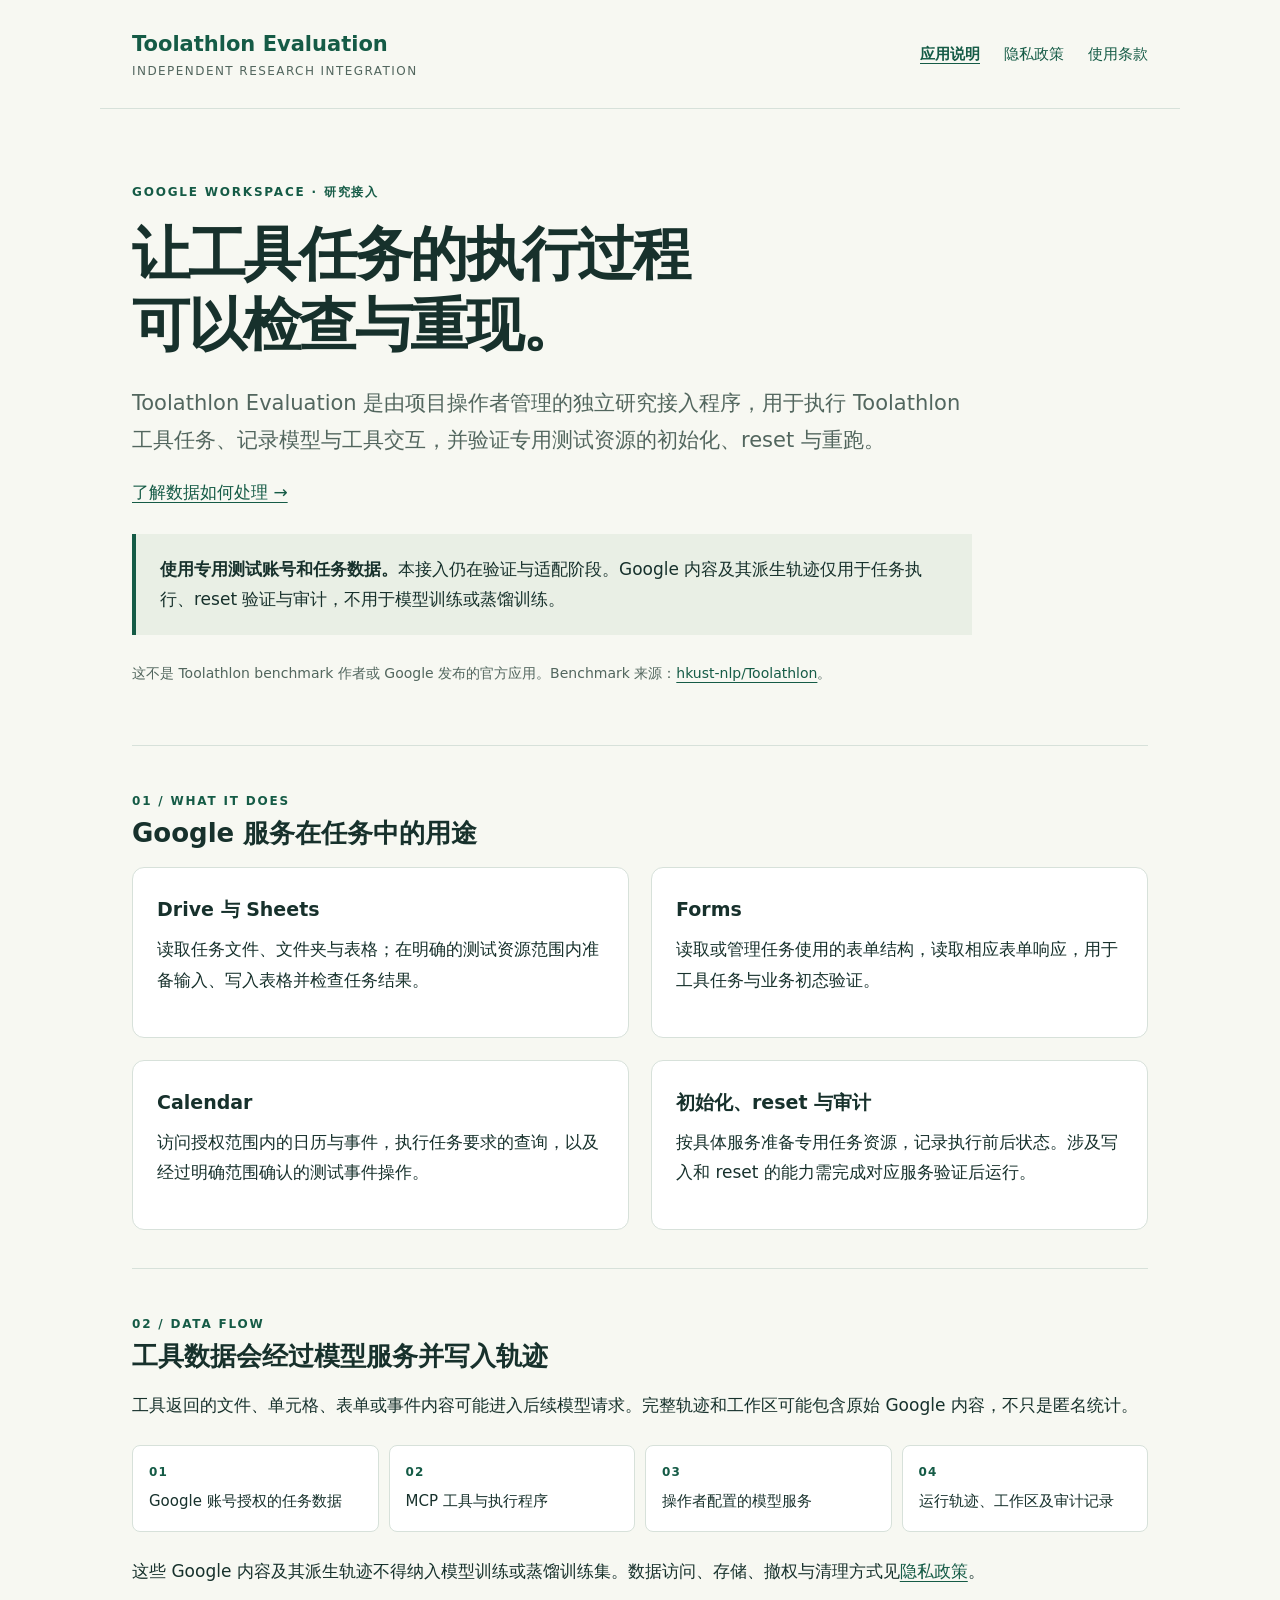
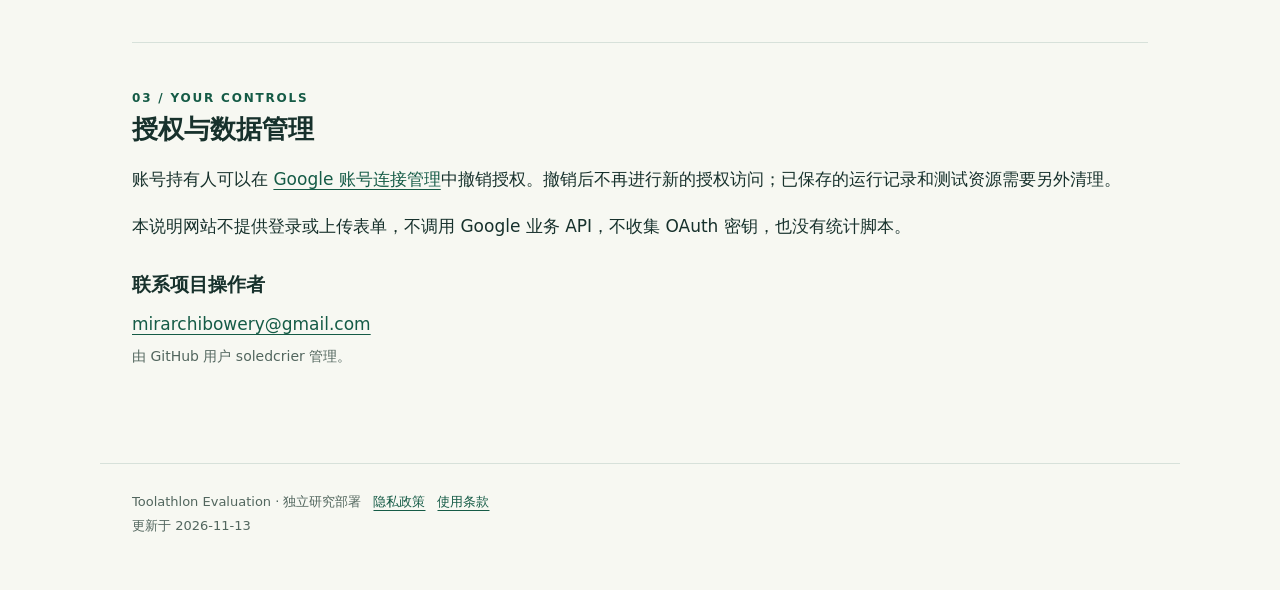
<file: index.html>
<!doctype html>
<html lang="zh-CN"><head><meta charset="utf-8"><meta name="viewport" content="width=device-width,initial-scale=1"><meta name="description" content="Toolathlon Evaluation 独立研究接入：Google 工具任务、运行轨迹与业务状态验证。"><title>Toolathlon Evaluation · 应用说明</title><link rel="stylesheet" href="styles.css"></head>
<body><a class="skip" href="#main">跳到正文</a><header><a class="brand" href="index.html">Toolathlon Evaluation<small>INDEPENDENT RESEARCH INTEGRATION</small></a><nav aria-label="主导航"><a href="index.html" aria-current="page">应用说明</a><a href="privacy.html">隐私政策</a><a href="terms.html">使用条款</a></nav></header>
<main id="main"><section class="hero"><span class="eyebrow">Google Workspace · 研究接入</span><h1>让工具任务的执行过程<br>可以检查与重现。</h1><p class="lead">Toolathlon Evaluation 是由项目操作者管理的独立研究接入程序，用于执行 Toolathlon 工具任务、记录模型与工具交互，并验证专用测试资源的初始化、reset 与重跑。</p><p><a href="privacy.html">了解数据如何处理 →</a></p><div class="notice"><p><strong>使用专用测试账号和任务数据。</strong>本接入仍在验证与适配阶段。Google 内容及其派生轨迹仅用于任务执行、reset 验证与审计，不用于模型训练或蒸馏训练。</p></div><p class="meta">这不是 Toolathlon benchmark 作者或 Google 发布的官方应用。Benchmark 来源：<a href="https://github.com/hkust-nlp/Toolathlon">hkust-nlp/Toolathlon</a>。</p></section>
<section class="section"><span class="eyebrow">01 / What it does</span><h2>Google 服务在任务中的用途</h2><div class="grid"><article class="card"><h3>Drive 与 Sheets</h3><p>读取任务文件、文件夹与表格；在明确的测试资源范围内准备输入、写入表格并检查任务结果。</p></article><article class="card"><h3>Forms</h3><p>读取或管理任务使用的表单结构，读取相应表单响应，用于工具任务与业务初态验证。</p></article><article class="card"><h3>Calendar</h3><p>访问授权范围内的日历与事件，执行任务要求的查询，以及经过明确范围确认的测试事件操作。</p></article><article class="card"><h3>初始化、reset 与审计</h3><p>按具体服务准备专用任务资源，记录执行前后状态。涉及写入和 reset 的能力需完成对应服务验证后运行。</p></article></div></section>
<section class="section"><span class="eyebrow">02 / Data flow</span><h2>工具数据会经过模型服务并写入轨迹</h2><p>工具返回的文件、单元格、表单或事件内容可能进入后续模型请求。完整轨迹和工作区可能包含原始 Google 内容，不只是匿名统计。</p><ol class="flow" aria-label="Google 任务数据流"><li><strong>01</strong>Google 账号授权的任务数据</li><li><strong>02</strong>MCP 工具与执行程序</li><li><strong>03</strong>操作者配置的模型服务</li><li><strong>04</strong>运行轨迹、工作区及审计记录</li></ol><p>这些 Google 内容及其派生轨迹不得纳入模型训练或蒸馏训练集。数据访问、存储、撤权与清理方式见<a href="privacy.html">隐私政策</a>。</p></section>
<section class="section"><span class="eyebrow">03 / Your controls</span><h2>授权与数据管理</h2><p>账号持有人可以在 <a href="https://myaccount.google.com/connections">Google 账号连接管理</a>中撤销授权。撤销后不再进行新的授权访问；已保存的运行记录和测试资源需要另外清理。</p><p>本说明网站不提供登录或上传表单，不调用 Google 业务 API，不收集 OAuth 密钥，也没有统计脚本。</p><h3>联系项目操作者</h3><p class="contact"><a href="mailto:mirarchibowery@gmail.com">mirarchibowery@gmail.com</a><br><span class="meta">由 GitHub 用户 soledcrier 管理。</span></p></section></main>
<footer>Toolathlon Evaluation · 独立研究部署<a href="privacy.html">隐私政策</a><a href="terms.html">使用条款</a><p>更新于 2026-11-13</p></footer></body></html>
</file>
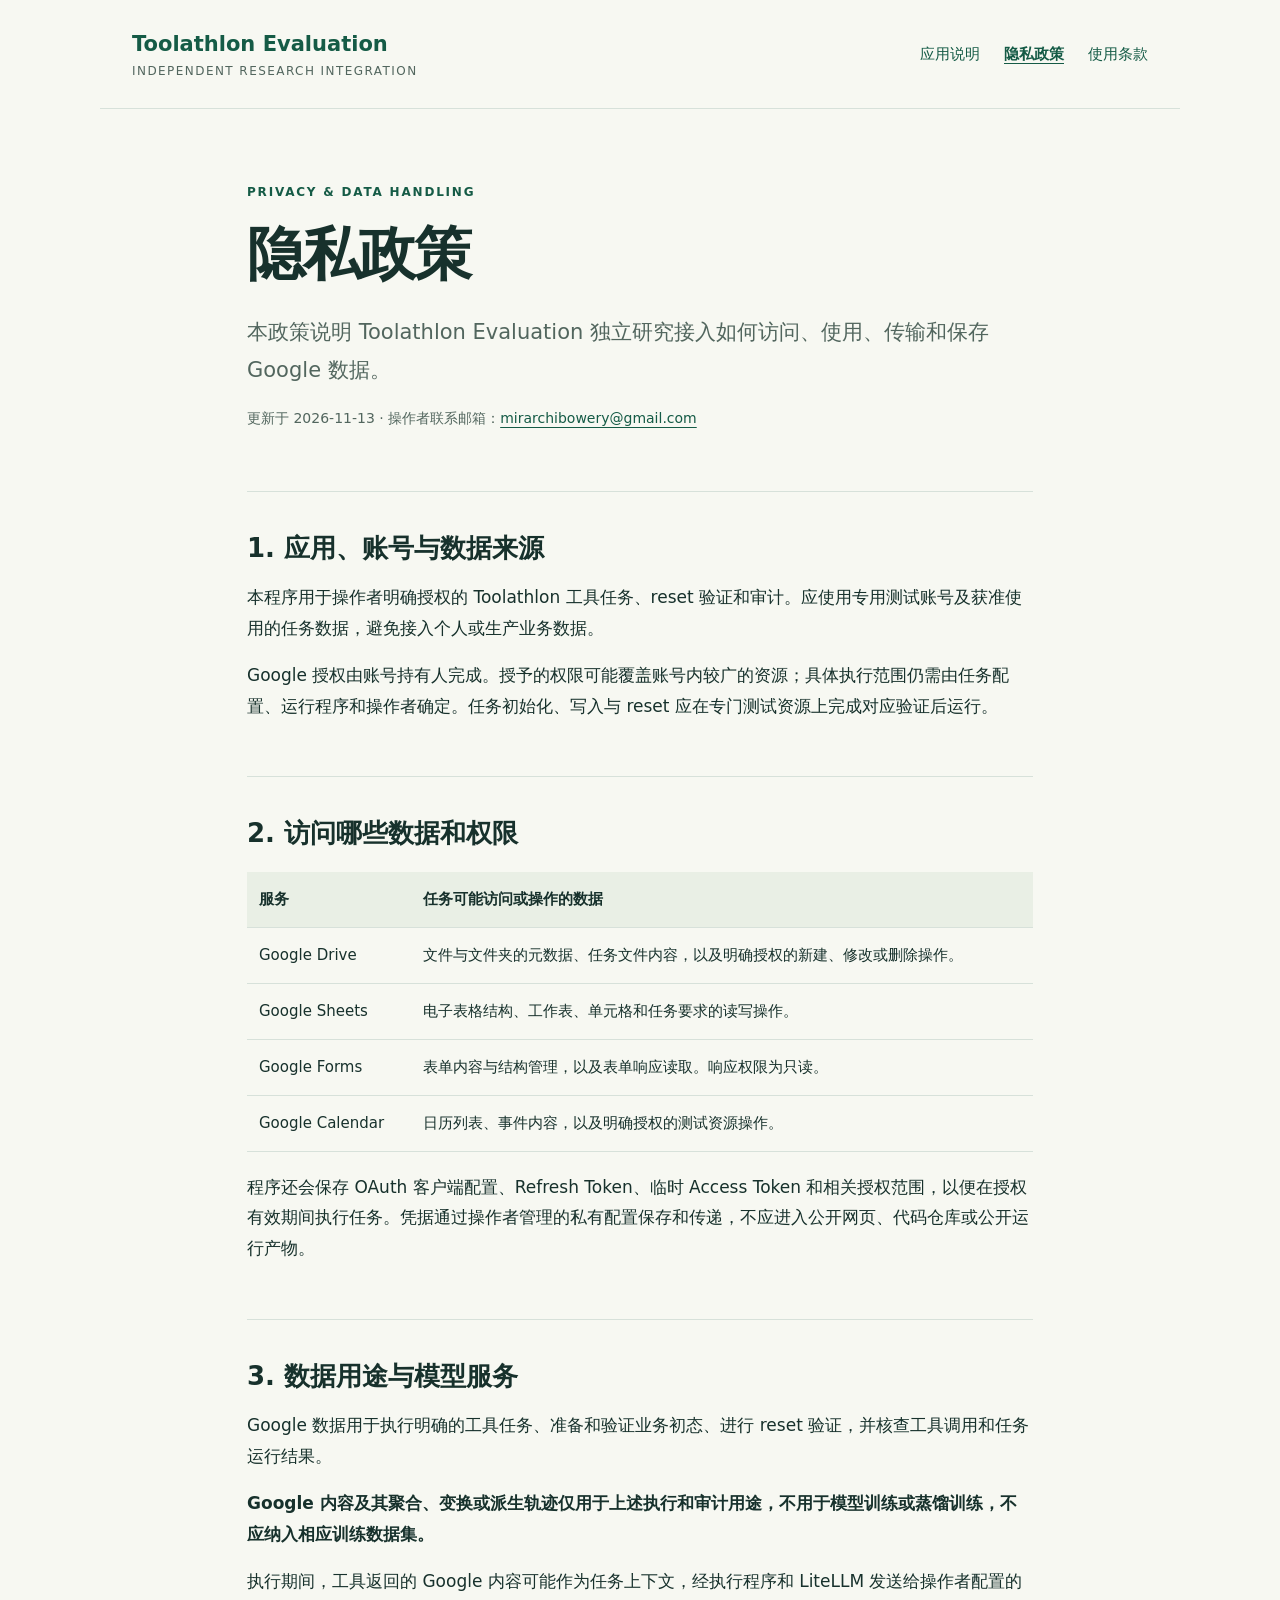
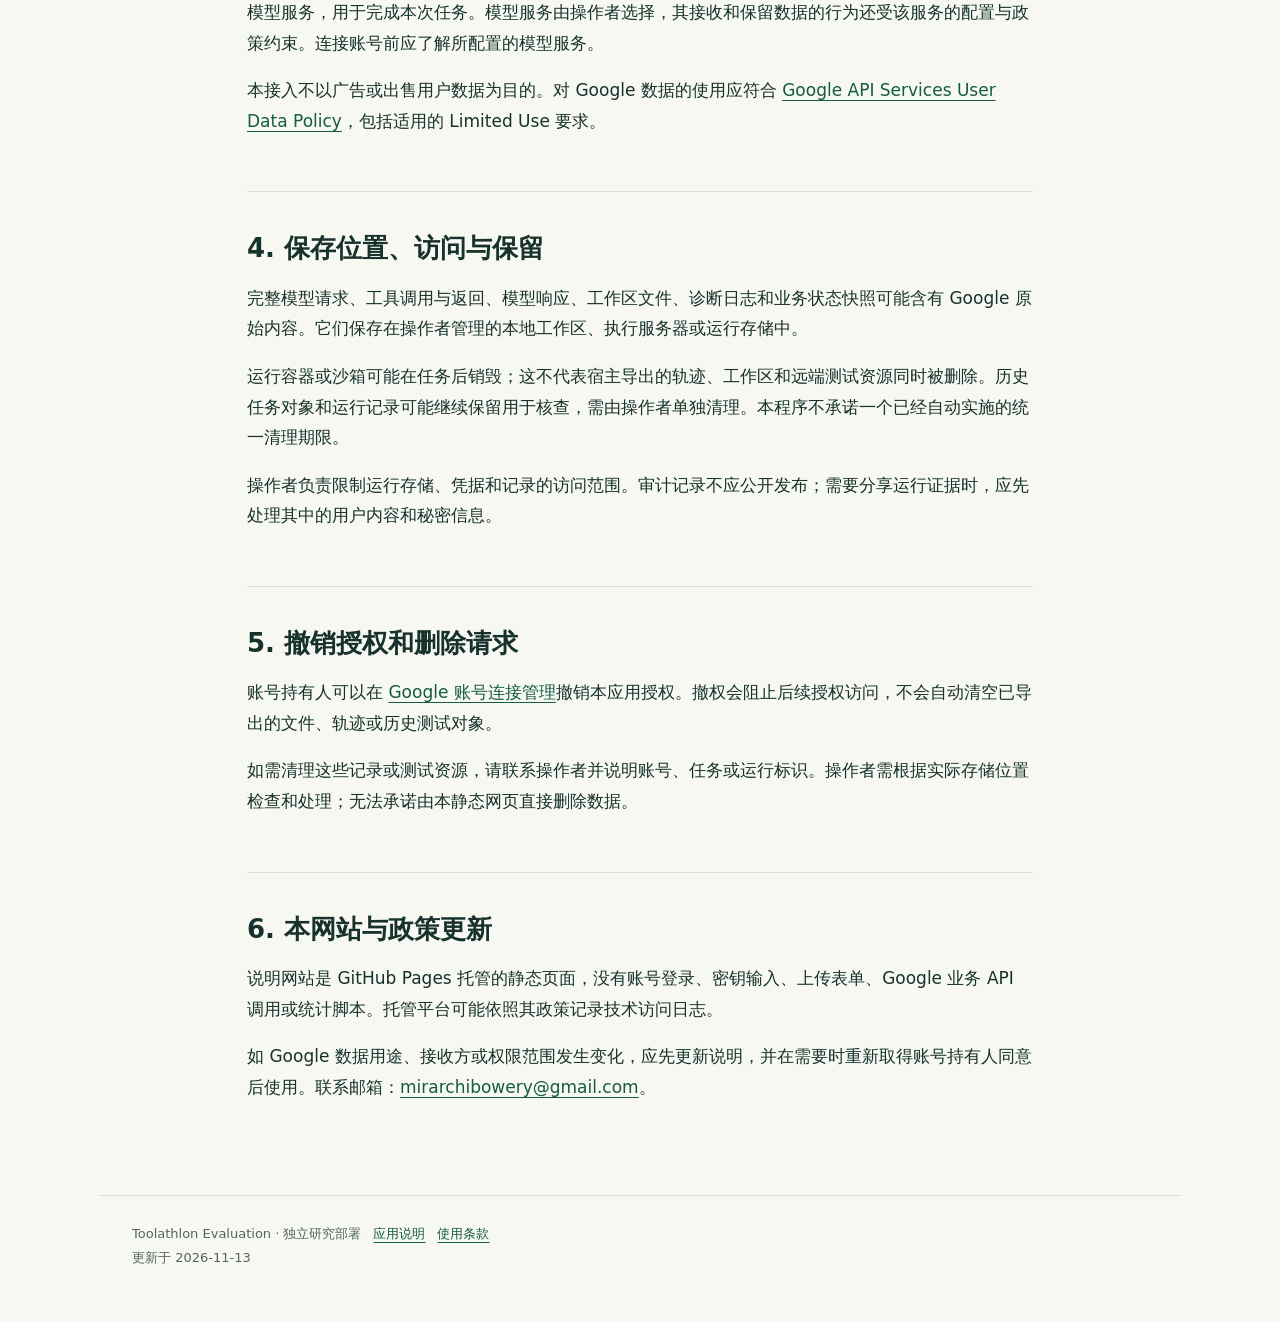
<file: privacy.html>
<!doctype html>
<html lang="zh-CN"><head><meta charset="utf-8"><meta name="viewport" content="width=device-width,initial-scale=1"><title>隐私政策 · Toolathlon Evaluation</title><link rel="stylesheet" href="styles.css"></head>
<body><a class="skip" href="#main">跳到正文</a><header><a class="brand" href="index.html">Toolathlon Evaluation<small>INDEPENDENT RESEARCH INTEGRATION</small></a><nav aria-label="主导航"><a href="index.html">应用说明</a><a href="privacy.html" aria-current="page">隐私政策</a><a href="terms.html">使用条款</a></nav></header><main id="main" class="prose"><section class="hero"><span class="eyebrow">Privacy &amp; data handling</span><h1>隐私政策</h1><p class="lead">本政策说明 Toolathlon Evaluation 独立研究接入如何访问、使用、传输和保存 Google 数据。</p><p class="meta">更新于 2026-11-13 · 操作者联系邮箱：<a href="mailto:mirarchibowery@gmail.com">mirarchibowery@gmail.com</a></p></section>
<section class="section"><h2>1. 应用、账号与数据来源</h2><p>本程序用于操作者明确授权的 Toolathlon 工具任务、reset 验证和审计。应使用专用测试账号及获准使用的任务数据，避免接入个人或生产业务数据。</p><p>Google 授权由账号持有人完成。授予的权限可能覆盖账号内较广的资源；具体执行范围仍需由任务配置、运行程序和操作者确定。任务初始化、写入与 reset 应在专门测试资源上完成对应验证后运行。</p></section>
<section class="section"><h2>2. 访问哪些数据和权限</h2><table><thead><tr><th>服务</th><th>任务可能访问或操作的数据</th></tr></thead><tbody><tr><td>Google Drive</td><td>文件与文件夹的元数据、任务文件内容，以及明确授权的新建、修改或删除操作。</td></tr><tr><td>Google Sheets</td><td>电子表格结构、工作表、单元格和任务要求的读写操作。</td></tr><tr><td>Google Forms</td><td>表单内容与结构管理，以及表单响应读取。响应权限为只读。</td></tr><tr><td>Google Calendar</td><td>日历列表、事件内容，以及明确授权的测试资源操作。</td></tr></tbody></table><p>程序还会保存 OAuth 客户端配置、Refresh Token、临时 Access Token 和相关授权范围，以便在授权有效期间执行任务。凭据通过操作者管理的私有配置保存和传递，不应进入公开网页、代码仓库或公开运行产物。</p></section>
<section class="section"><h2>3. 数据用途与模型服务</h2><p>Google 数据用于执行明确的工具任务、准备和验证业务初态、进行 reset 验证，并核查工具调用和任务运行结果。</p><p><strong>Google 内容及其聚合、变换或派生轨迹仅用于上述执行和审计用途，不用于模型训练或蒸馏训练，不应纳入相应训练数据集。</strong></p><p>执行期间，工具返回的 Google 内容可能作为任务上下文，经执行程序和 LiteLLM 发送给操作者配置的模型服务，用于完成本次任务。模型服务由操作者选择，其接收和保留数据的行为还受该服务的配置与政策约束。连接账号前应了解所配置的模型服务。</p><p>本接入不以广告或出售用户数据为目的。对 Google 数据的使用应符合 <a href="https://developers.google.com/terms/api-services-user-data-policy">Google API Services User Data Policy</a>，包括适用的 Limited Use 要求。</p></section>
<section class="section"><h2>4. 保存位置、访问与保留</h2><p>完整模型请求、工具调用与返回、模型响应、工作区文件、诊断日志和业务状态快照可能含有 Google 原始内容。它们保存在操作者管理的本地工作区、执行服务器或运行存储中。</p><p>运行容器或沙箱可能在任务后销毁；这不代表宿主导出的轨迹、工作区和远端测试资源同时被删除。历史任务对象和运行记录可能继续保留用于核查，需由操作者单独清理。本程序不承诺一个已经自动实施的统一清理期限。</p><p>操作者负责限制运行存储、凭据和记录的访问范围。审计记录不应公开发布；需要分享运行证据时，应先处理其中的用户内容和秘密信息。</p></section>
<section class="section"><h2>5. 撤销授权和删除请求</h2><p>账号持有人可以在 <a href="https://myaccount.google.com/connections">Google 账号连接管理</a>撤销本应用授权。撤权会阻止后续授权访问，不会自动清空已导出的文件、轨迹或历史测试对象。</p><p>如需清理这些记录或测试资源，请联系操作者并说明账号、任务或运行标识。操作者需根据实际存储位置检查和处理；无法承诺由本静态网页直接删除数据。</p></section>
<section class="section"><h2>6. 本网站与政策更新</h2><p>说明网站是 GitHub Pages 托管的静态页面，没有账号登录、密钥输入、上传表单、Google 业务 API 调用或统计脚本。托管平台可能依照其政策记录技术访问日志。</p><p>如 Google 数据用途、接收方或权限范围发生变化，应先更新说明，并在需要时重新取得账号持有人同意后使用。联系邮箱：<a href="mailto:mirarchibowery@gmail.com">mirarchibowery@gmail.com</a>。</p></section></main><footer>Toolathlon Evaluation · 独立研究部署<a href="index.html">应用说明</a><a href="terms.html">使用条款</a><p>更新于 2026-11-13</p></footer></body></html>
</file>
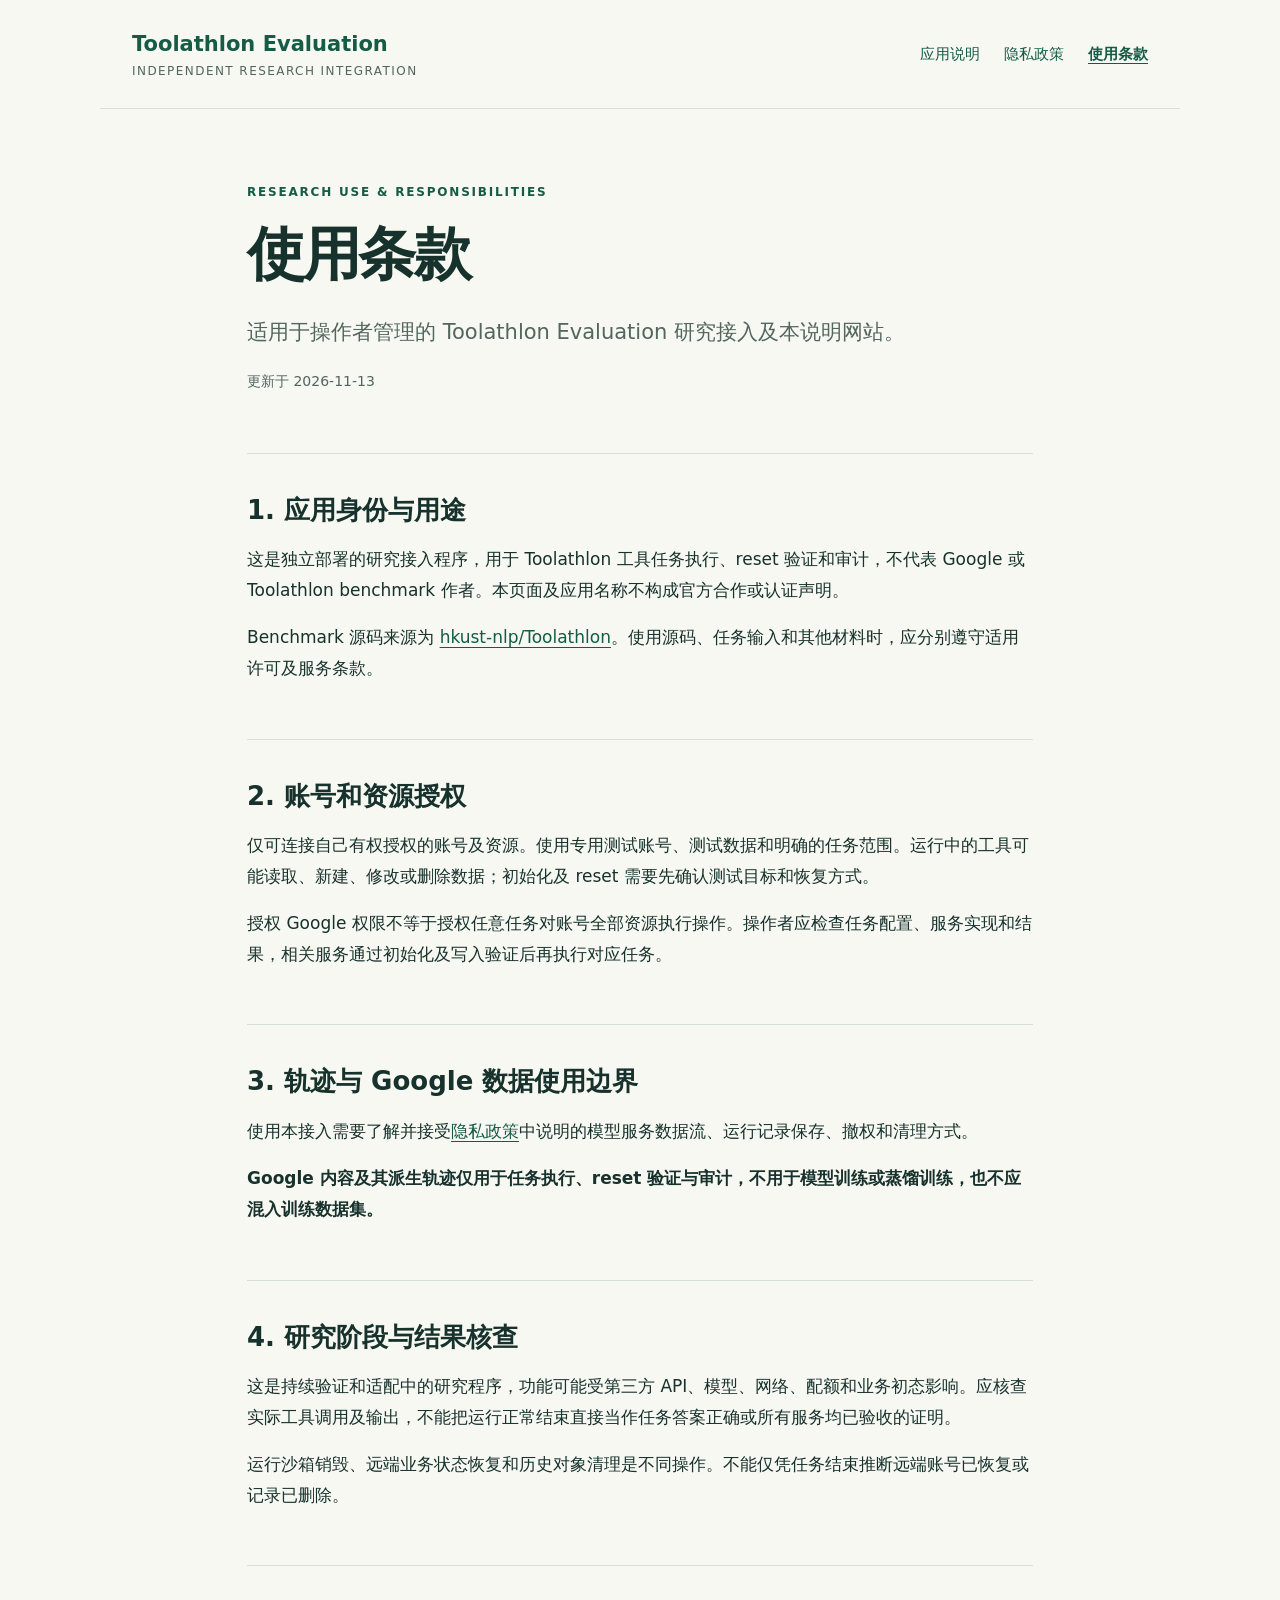
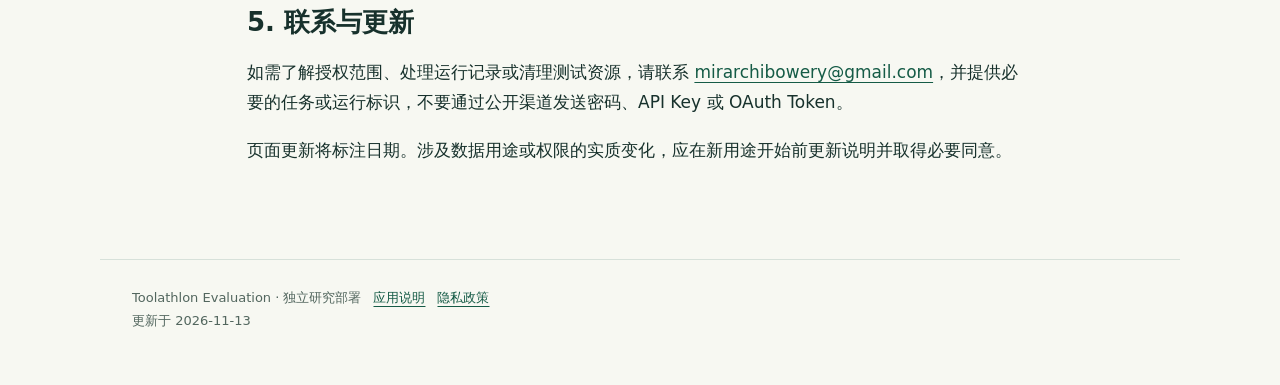
<file: terms.html>
<!doctype html>
<html lang="zh-CN"><head><meta charset="utf-8"><meta name="viewport" content="width=device-width,initial-scale=1"><title>使用条款 · Toolathlon Evaluation</title><link rel="stylesheet" href="styles.css"></head>
<body><a class="skip" href="#main">跳到正文</a><header><a class="brand" href="index.html">Toolathlon Evaluation<small>INDEPENDENT RESEARCH INTEGRATION</small></a><nav aria-label="主导航"><a href="index.html">应用说明</a><a href="privacy.html">隐私政策</a><a href="terms.html" aria-current="page">使用条款</a></nav></header><main id="main" class="prose"><section class="hero"><span class="eyebrow">Research use &amp; responsibilities</span><h1>使用条款</h1><p class="lead">适用于操作者管理的 Toolathlon Evaluation 研究接入及本说明网站。</p><p class="meta">更新于 2026-11-13</p></section>
<section class="section"><h2>1. 应用身份与用途</h2><p>这是独立部署的研究接入程序，用于 Toolathlon 工具任务执行、reset 验证和审计，不代表 Google 或 Toolathlon benchmark 作者。本页面及应用名称不构成官方合作或认证声明。</p><p>Benchmark 源码来源为 <a href="https://github.com/hkust-nlp/Toolathlon">hkust-nlp/Toolathlon</a>。使用源码、任务输入和其他材料时，应分别遵守适用许可及服务条款。</p></section>
<section class="section"><h2>2. 账号和资源授权</h2><p>仅可连接自己有权授权的账号及资源。使用专用测试账号、测试数据和明确的任务范围。运行中的工具可能读取、新建、修改或删除数据；初始化及 reset 需要先确认测试目标和恢复方式。</p><p>授权 Google 权限不等于授权任意任务对账号全部资源执行操作。操作者应检查任务配置、服务实现和结果，相关服务通过初始化及写入验证后再执行对应任务。</p></section>
<section class="section"><h2>3. 轨迹与 Google 数据使用边界</h2><p>使用本接入需要了解并接受<a href="privacy.html">隐私政策</a>中说明的模型服务数据流、运行记录保存、撤权和清理方式。</p><p><strong>Google 内容及其派生轨迹仅用于任务执行、reset 验证与审计，不用于模型训练或蒸馏训练，也不应混入训练数据集。</strong></p></section>
<section class="section"><h2>4. 研究阶段与结果核查</h2><p>这是持续验证和适配中的研究程序，功能可能受第三方 API、模型、网络、配额和业务初态影响。应核查实际工具调用及输出，不能把运行正常结束直接当作任务答案正确或所有服务均已验收的证明。</p><p>运行沙箱销毁、远端业务状态恢复和历史对象清理是不同操作。不能仅凭任务结束推断远端账号已恢复或记录已删除。</p></section>
<section class="section"><h2>5. 联系与更新</h2><p>如需了解授权范围、处理运行记录或清理测试资源，请联系 <a href="mailto:mirarchibowery@gmail.com">mirarchibowery@gmail.com</a>，并提供必要的任务或运行标识，不要通过公开渠道发送密码、API Key 或 OAuth Token。</p><p>页面更新将标注日期。涉及数据用途或权限的实质变化，应在新用途开始前更新说明并取得必要同意。</p></section></main><footer>Toolathlon Evaluation · 独立研究部署<a href="index.html">应用说明</a><a href="privacy.html">隐私政策</a><p>更新于 2026-11-13</p></footer></body></html>
</file>
<file: styles.css>
:root{color-scheme:light;--ink:#17312c;--muted:#52665e;--line:#d7e1da;--paper:#f7f8f2;--accent:#155b46;--soft:#e9efe5}*{box-sizing:border-box}html{scroll-behavior:smooth}body{margin:0;background:var(--paper);color:var(--ink);font-family:system-ui,-apple-system,"Segoe UI","Microsoft YaHei",sans-serif;font-size:17px;line-height:1.8}a{color:var(--accent);text-underline-offset:4px}a:hover{color:#093f2d}.skip{position:absolute;left:16px;top:-90px;background:white;padding:10px}.skip:focus{top:12px}header,main,footer{max-width:1080px;margin:auto;padding:0 32px}header{display:flex;justify-content:space-between;gap:28px;align-items:center;padding-top:30px;padding-bottom:28px;border-bottom:1px solid var(--line)}.brand{font-weight:750;text-decoration:none;font-size:21px;line-height:1.35}.brand small{display:block;font-weight:450;font-size:12px;letter-spacing:.12em;color:var(--muted);margin-top:5px}nav{display:flex;gap:24px;flex-wrap:wrap}nav a{text-decoration:none;font-size:15px}nav a[aria-current=page]{text-decoration:underline;font-weight:650}.hero{padding:66px 0 42px;max-width:840px}.eyebrow{font-size:12px;letter-spacing:.15em;text-transform:uppercase;color:var(--accent);font-weight:750}h1{font-size:clamp(34px,5.5vw,58px);line-height:1.22;letter-spacing:-.04em;margin:14px 0 24px}h2{font-size:26px;line-height:1.4;margin:0 0 16px}h3{font-size:19px;margin:25px 0 8px}p{margin:0 0 17px}.lead{font-size:21px;color:var(--muted)}.notice{padding:20px 24px;border-left:4px solid var(--accent);background:var(--soft);margin:26px 0}.notice p:last-child{margin-bottom:0}.section{padding:38px 0;border-top:1px solid var(--line)}.grid{display:grid;grid-template-columns:1fr 1fr;gap:22px}.card{padding:24px;background:#fff;border:1px solid var(--line);border-radius:12px}.card h3{margin-top:0}.flow{display:flex;flex-wrap:wrap;list-style:none;padding:0;gap:10px;margin:24px 0}.flow li{flex:1 1 150px;padding:16px;border:1px solid var(--line);background:white;border-radius:8px;font-size:15px}.flow strong{display:block;color:var(--accent);font-size:12px;letter-spacing:.1em;margin-bottom:5px}.prose{max-width:850px}.prose ul{padding-left:24px}.prose li{margin:8px 0}.meta{font-size:14px;color:var(--muted)}table{width:100%;border-collapse:collapse;font-size:15px;margin:20px 0}th,td{text-align:left;padding:14px 12px;border-bottom:1px solid var(--line);vertical-align:top}th{background:var(--soft);font-weight:650}footer{border-top:1px solid var(--line);padding-top:26px;padding-bottom:36px;margin-top:38px;font-size:13px;color:var(--muted)}footer a{margin-left:12px}.contact{overflow-wrap:anywhere}@media(max-width:650px){header,main,footer{padding-left:22px;padding-right:22px}header{display:block}.brand{display:block;margin-bottom:22px}nav{gap:18px}.hero{padding:42px 0 28px}.lead{font-size:18px}.grid{grid-template-columns:1fr}.section{padding:28px 0}th,td{padding:12px 8px;font-size:14px}}
</file>
